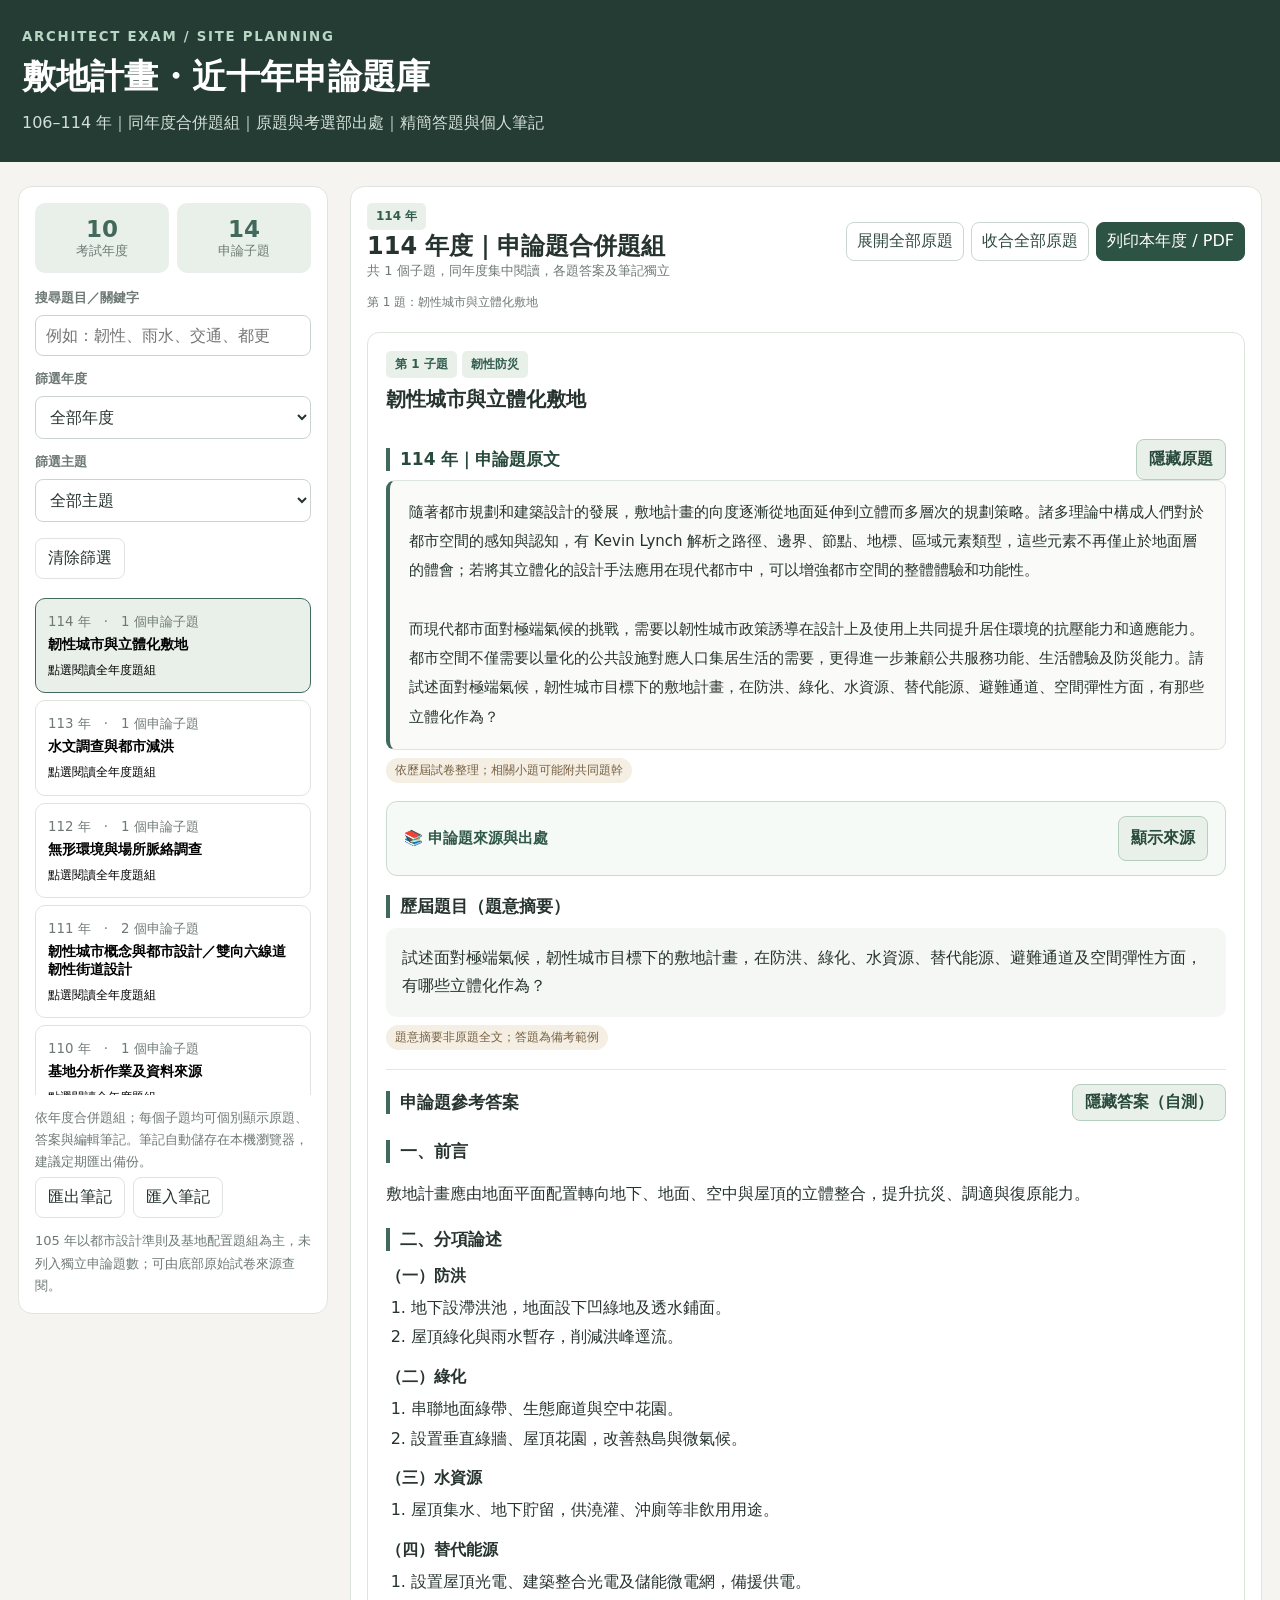
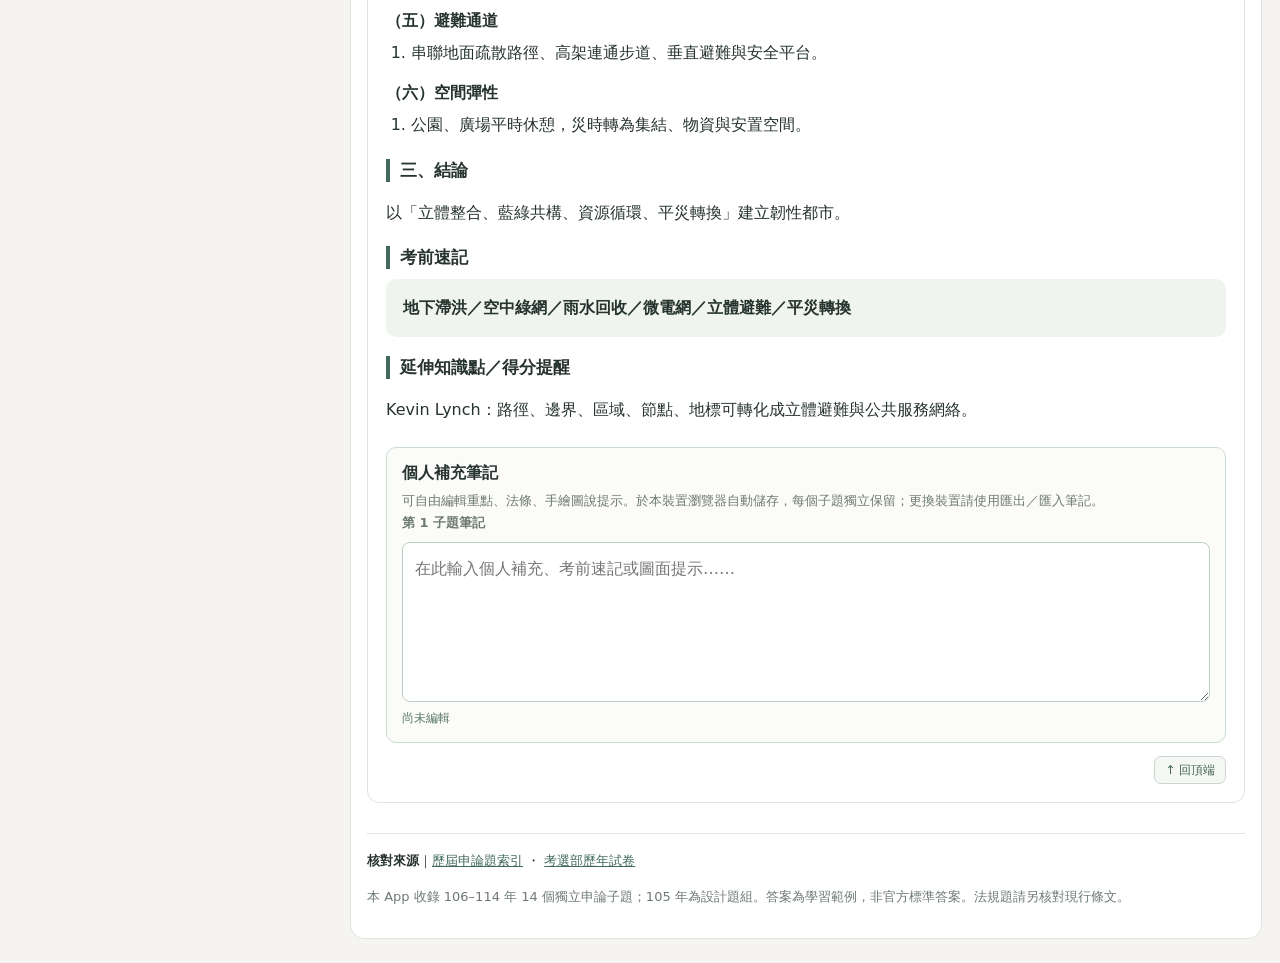
<file: index.html>
<!DOCTYPE html><html lang="zh-Hant"><head><meta charset="utf-8"><meta name="viewport" content="width=device-width,initial-scale=1"><title>敷地計畫｜近十年申論題庫</title><style>
:root{--bg:#f5f4f0;--ink:#26332e;--muted:#6e7974;--line:#dfe4de;--accent:#416a5c;--soft:#e9f0ea;--paper:#fff}*{box-sizing:border-box}body{margin:0;background:var(--bg);font-family:system-ui,-apple-system,'Noto Sans TC','Microsoft JhengHei',sans-serif;color:var(--ink)}header{padding:26px max(22px,calc((100vw - 1280px)/2));background:#253c34;color:#fff}header small{color:#b8d6c6;font-weight:700;letter-spacing:.13em}h1{font-size:clamp(24px,3vw,34px);margin:9px 0}header p{color:#d3e0d9;margin:0;line-height:1.7}.layout{max-width:1280px;margin:auto;padding:24px 18px;display:grid;grid-template-columns:310px minmax(0,1fr);gap:22px}.side,.main{min-width:0}.panel{background:#fff;border:1px solid var(--line);border-radius:14px;padding:16px}.sticky{position:sticky;top:12px}.stats{display:flex;gap:8px;margin-bottom:14px}.stat{flex:1;background:var(--soft);border-radius:10px;padding:13px;text-align:center}.stat b{font-size:23px;color:var(--accent)}.stat small{display:block;color:var(--muted)}input,select,button{font:inherit}input,select{width:100%;border:1px solid #cbd5cd;padding:10px;border-radius:8px;background:#fff;color:var(--ink);margin:8px 0 12px}label{font-size:13px;font-weight:700;color:var(--muted)}button{cursor:pointer}button:focus-visible,a:focus-visible{outline:3px solid #a3c8b9;outline-offset:2px}.filterActions{display:flex;gap:8px;margin:4px 0 12px}.filterActions button,.btn{border:1px solid var(--line);background:#fff;border-radius:8px;padding:9px 12px;color:var(--ink)}.items{max-height:56vh;overflow:auto}.item{display:block;text-align:left;width:100%;border:1px solid var(--line);border-radius:10px;background:#fff;margin:7px 0;padding:12px}.item.active{border-color:var(--accent);background:var(--soft)}.item b{display:block;font-size:14px;margin:5px 0}.item small{color:var(--muted)}.muted{color:var(--muted)}.topline{display:flex;align-items:flex-start;justify-content:space-between;gap:14px;flex-wrap:wrap}.chip{display:inline-block;background:var(--soft);padding:5px 9px;border-radius:5px;color:#315d4f;font-size:12px;font-weight:700}.title{font-size:clamp(23px,3vw,31px);margin:10px 0}.meta{color:var(--muted);font-size:13px}.actions{display:flex;flex-wrap:wrap;gap:7px}.actions button{border:1px solid #ccd7d0;border-radius:8px;background:#fff;color:#324b40;padding:8px 10px}.actions .primary{background:#2d5345;color:#fff;border-color:#2d5345}.block{margin-top:22px}.block h3{font-size:17px;margin:0 0 10px;padding-left:10px;border-left:4px solid var(--accent)}.block p,.block li{line-height:1.85}.block ol{margin:6px 0 15px;padding-left:25px}.subhead{font-weight:700;margin-top:15px}.question{padding:16px;background:#f5f7f4;border-radius:10px;line-height:1.8}.memo{padding:15px 17px;background:#f0f4ef;border-radius:10px;line-height:1.75}.source{border-top:1px solid var(--line);margin-top:25px;padding-top:16px;font-size:13px;line-height:1.75}.source a{color:var(--accent)}.hidden{display:none!important}.empty{padding:20px;color:var(--muted)}.hint{font-size:13px;color:var(--muted);line-height:1.7;margin-top:12px}.pill{display:inline-block;border-radius:20px;background:#f4eee3;color:#766042;font-size:12px;padding:4px 9px;margin-top:8px}@media(max-width:800px){.layout{grid-template-columns:1fr;padding:14px}.sticky{position:static}.items{display:flex;overflow:auto;max-height:none;gap:8px}.item{flex:0 0 170px}.panel{padding:14px}}@media print{header,.side,.actions,.source,.no-print{display:none!important}body{background:#fff}.layout{display:block;margin:0;padding:0}.panel{border:0;padding:0}.block{break-inside:avoid}.title{font-size:22px}}
.exam-full{white-space:pre-line;line-height:1.95;padding:17px 19px;background:#fafbf8;border:1px solid #dce6dd;border-left:4px solid #416a5c;border-radius:9px;font-size:15px}.original-question{margin-top:16px}.original-question h3{color:#284a3c;margin:0}.original-head{display:flex;justify-content:space-between;align-items:center;gap:14px;flex-wrap:wrap}.original-head button{background:#e9f0ea;border:1px solid #b6cebd;font-weight:750;color:#284a3c}.original-head button:hover{background:#d8e9dc}.official-link a{color:#275b4b;font-weight:700;text-decoration:underline;text-underline-offset:3px}.original-question .question{line-height:1.9}@media print{.exam-full{background:#fff!important;border:1px solid #bbb!important}.official-link{font-size:11px}}

.year-card{border-bottom:1px solid var(--line);padding-bottom:23px;margin-bottom:22px}.year-card:last-of-type{border-bottom:0}.year-heading{display:flex;align-items:center;justify-content:space-between;gap:10px;flex-wrap:wrap;margin-bottom:12px}.year-heading h2{font-size:24px;margin:0}.year-count{color:var(--muted);font-size:13px}.subquestion{margin:18px 0 30px;padding:18px;border:1px solid #dde5dc;border-radius:12px;background:#fff;scroll-margin-top:20px}.subquestion+.subquestion{border-top:3px solid #c9d9cc}.subquestion h3.question-title{font-size:20px;line-height:1.4;margin:7px 0}.subquestion .block{margin-top:19px}.note-editor{margin-top:22px;border:1px solid #cbdccf;border-radius:10px;padding:15px;background:#fbfcf9}.note-editor h3{font-size:16px;margin:0 0 6px}.note-editor textarea{width:100%;min-height:160px;resize:vertical;margin:10px 0 4px;padding:12px;border:1px solid #bdcfc1;border-radius:8px;background:#fff;color:var(--ink);font:inherit;line-height:1.75}.note-editor textarea:focus-visible{outline:2px solid #72a18c}.note-status{font-size:12px;color:#597768}.mini-topics{color:var(--muted);font-size:12px;line-height:1.8}.item .year-list{font-weight:400;font-size:12px;line-height:1.6}.sub-actions{margin:12px 0}.sub-actions button{border:1px solid #cbd5cd;background:#fff;border-radius:8px;padding:7px 10px}.sub-actions .primary{background:#2d5345;color:#fff}.print-heading{display:none}@media print{.subquestion{border:0;border-bottom:1px solid #aaa;break-inside:auto;padding:0 0 16px;margin:20px 0}.note-editor textarea{border:1px solid #aaa;min-height:80px}.note-editor{break-inside:avoid}.print-heading{display:block}.original-question .hidden,#answer.hidden{display:block!important}}

.source-toggle-head,.answer-head{display:flex;align-items:center;justify-content:space-between;gap:12px;flex-wrap:wrap}.source-toggle-head .source-title,.answer-head h3{margin:0}.source-toggle-head .btn,.answer-head .btn{border:1px solid #b6cebd;background:#e9f0ea;color:#284a3c;font-weight:700;border-radius:8px;padding:7px 12px;white-space:nowrap}.answer-section{border-top:1px solid #e2e8e0;padding-top:14px}.answer-section>.block{margin-top:14px}.backtop-wrap{text-align:right;margin-top:13px}.backtop-btn{font-size:12px;line-height:1.2;padding:6px 10px;border:1px solid #cbd5cd;background:#f4f7f3;color:#426554;border-radius:7px}.backtop-btn:hover{background:#e9f0ea}@media print{.source-per-question .hidden,.answer-section .hidden{display:block!important}}
</style><meta name="viewport" content="width=device-width, initial-scale=1, viewport-fit=cover"><meta name="theme-color" content="#253c34"><meta name="description" content="建築師敷地計畫與都市設計歷屆申論題，考場答題、題目來源及個人筆記。"><link rel="manifest" href="./manifest.webmanifest"><link rel="icon" type="image/png" sizes="192x192" href="./icon-192.png"><link rel="apple-touch-icon" href="./apple-touch-icon.png"><meta name="apple-mobile-web-app-capable" content="yes"><meta name="apple-mobile-web-app-status-bar-style" content="default"><meta name="apple-mobile-web-app-title" content="敷地計畫題庫"><style>
.source-per-question{border:1px solid #cbdad1;background:#f5faf6;border-radius:11px;padding:14px 17px;margin:18px 0;line-height:1.8}.source-title{font-size:15px;font-weight:800;color:#315949;margin-bottom:6px}.source-meta{font-size:13px;color:#43544d;margin:5px 0}.source-official{display:inline-block;margin:10px 0 0;color:#215947;text-underline-offset:3px;font-weight:750}.offline-note{color:#718279}.install-guide{max-width:1280px;margin:14px auto 0;padding:0 18px}.install-guide>button{display:flex;justify-content:space-between;width:100%;background:#eaf2ed;color:#294f40;border:1px solid #bbd0c1;border-radius:10px;padding:12px 16px;text-align:left;font-weight:750}.install-guide>div{background:#fff;border:1px solid #cddfd1;border-top:0;border-radius:0 0 10px 10px;padding:12px 16px;line-height:1.8}.install-guide p{margin:6px 0}.install-guide .small{color:#738078;font-size:13px}@media(max-width:800px){header{padding:22px 16px}.install-guide{padding:0 14px}input,button,select,textarea{font-size:16px}.note-editor textarea{min-height:190px}}@media print{.install-guide{display:none}.source-per-question{break-inside:avoid}}
</style></head><body><header><small>ARCHITECT EXAM / SITE PLANNING</small><h1>敷地計畫・近十年申論題庫</h1><p>106–114 年｜同年度合併題組｜原題與考選部出處｜精簡答題與個人筆記</p></header><div class="layout"><aside class="side"><div class="panel sticky"><div class="stats"><div class="stat"><b>10</b><small>考試年度</small></div><div class="stat"><b>14</b><small>申論子題</small></div></div><label for="search">搜尋題目／關鍵字</label><input id="search" type="search" placeholder="例如：韌性、雨水、交通、都更"><label for="year">篩選年度</label><select id="year"><option value="all">全部年度</option></select><label for="topic">篩選主題</label><select id="topic"><option value="all">全部主題</option></select><div class="filterActions"><button id="reset">清除篩選</button></div><div id="items" class="items"></div><div class="hint">依年度合併題組；每個子題均可個別顯示原題、答案與編輯筆記。筆記自動儲存在本機瀏覽器，建議定期匯出備份。</div><div class="filterActions"><button id="exportNotes">匯出筆記</button><button id="importNotes">匯入筆記</button><input type="file" id="notesFile" accept="application/json,.json" style="display:none"></div><div class="hint">105 年以都市設計準則及基地配置題組為主，未列入獨立申論題數；可由底部原始試卷來源查閱。</div></div></aside><main class="main"><div class="panel" id="detail"></div></main></div><script>
const DATA=[{"id": "114-1", "year": 114, "title": "韌性城市與立體化敷地", "topic": "韌性防災", "question": "試述面對極端氣候，韌性城市目標下的敷地計畫，在防洪、綠化、水資源、替代能源、避難通道及空間彈性方面，有哪些立體化作為？", "intro": "敷地計畫應由地面平面配置轉向地下、地面、空中與屋頂的立體整合，提升抗災、調適與復原能力。", "sections": [{"title": "防洪", "items": ["地下設滯洪池，地面設下凹綠地及透水鋪面。", "屋頂綠化與雨水暫存，削減洪峰逕流。"]}, {"title": "綠化", "items": ["串聯地面綠帶、生態廊道與空中花園。", "設置垂直綠牆、屋頂花園，改善熱島與微氣候。"]}, {"title": "水資源", "items": ["屋頂集水、地下貯留，供澆灌、沖廁等非飲用用途。"]}, {"title": "替代能源", "items": ["設置屋頂光電、建築整合光電及儲能微電網，備援供電。"]}, {"title": "避難通道", "items": ["串聯地面疏散路徑、高架連通步道、垂直避難與安全平台。"]}, {"title": "空間彈性", "items": ["公園、廣場平時休憩，災時轉為集結、物資與安置空間。"]}], "conclusion": "以「立體整合、藍綠共構、資源循環、平災轉換」建立韌性都市。", "keywords": "地下滯洪／空中綠網／雨水回收／微電網／立體避難／平災轉換", "notes": "Kevin Lynch：路徑、邊界、區域、節點、地標可轉化成立體避難與公共服務網絡。"}, {"id": "113-1", "year": 113, "title": "水文調查與都市減洪", "topic": "水文防洪", "question": "敷地計畫應做哪些基地水文調查？當都市排水系統無法即時擴充時，都市設計及敷地計畫分別有哪些減緩水患的方案？", "intro": "極端降雨使排水系統面臨超量負荷，應由快速排水轉向源頭減量、分散滯洪、逕流分擔。", "sections": [{"title": "基地水文調查", "items": ["降雨強度、頻率、延時及歷史極端雨量。", "地形高程、坡度、集水區及地表逕流路徑。", "河川水系、淹水紀錄與排水出口水位。", "地下水位、土壤滲透係數與土地不透水率。", "既有雨水下水道容量、排水瓶頸與下游承受能力。"]}, {"title": "都市設計層面", "items": ["以土地使用管制保留滯洪與蓄水空間。", "串聯河川、公園、濕地及綠帶形成藍綠網絡。", "規劃防洪公園、下凹廣場、道路植生滯留與逕流分擔。"]}, {"title": "敷地計畫層面", "items": ["設置透水鋪面、雨水花園、綠屋頂與地下滯洪池。", "透過雨水回收、出流管制與基地保水降低尖峰排放。", "抬高重要出入口與機電設備，設防水閘門防止倒灌。"]}], "conclusion": "透過流域整合、都市滯洪與基地保水，提升都市防洪韌性。", "keywords": "雨量／地形／水系／地下水／排水容量；藍綠網絡／LID／出流管制", "notes": "區分「都市設計＝區域公共系統」與「敷地計畫＝單一基地設施」。出流管制與逕流分擔並非同義。"}, {"id": "112-1", "year": 112, "title": "無形環境與場所脈絡調查", "topic": "基地調查", "question": "面對具有歷史、社會、文化與記憶特色的基地，應調查哪些項目？採用哪些分析方法？由哪些管道取得資訊？", "intro": "基地分析除量化自然環境資料外，尚應納入地方記憶與社會文化等非量化涵構，才能形成具場所精神的設計。", "sections": [{"title": "調查項目", "items": ["歷史沿革、古蹟遺址、舊街廓與文化地景。", "地方產業、生活習俗、宗教節慶及集體記憶。", "社群網絡、居民活動、空間認同及地方故事。"]}, {"title": "分析方法", "items": ["歷史地圖疊圖，辨識都市紋理與空間變遷。", "實地踏查、行為觀察、認知地圖與活動時段分析。", "訪談居民、利害關係人，歸納場所價值。"]}, {"title": "資料來源", "items": ["地方志、文獻、老照片及歷史航照。", "文化資產資料庫、都市計畫書圖、地籍與政府檔案。", "地方文史工作者、耆老訪談及社區參與。"]}], "conclusion": "以質性、量化資料交互驗證，將地方記憶轉化為公共空間與建築設計策略。", "keywords": "歷史／文化／記憶；疊圖／訪談／行為觀察；文獻／居民／政府圖資", "notes": "對應「調查項目—分析方法—資訊來源」三欄作答。勿只寫氣候、坡度等一般基地條件。"}, {"id": "111-1", "year": 111, "title": "韌性城市概念與都市設計", "topic": "韌性防災", "question": "說明對「韌性城市」的認知，以及都市設計層面的關鍵思考要素。", "intro": "韌性城市指都市面對災害或衝擊時具備抵抗、吸收、適應與快速恢復基本功能的能力。", "sections": [{"title": "防災調適", "items": ["依災害潛勢調整土地利用，保留河川行水與滯洪空間。", "建構藍綠網絡、透水開放空間與氣候調適設施。"]}, {"title": "系統備援", "items": ["避難道路、緊急交通及公共設施具有替代路徑。", "水、電、通訊及醫療服務採分散與備援設計。"]}, {"title": "社會韌性", "items": ["社區避難據點結合日常公共生活。", "強化高齡、兒童及行動不便者之可近性與互助機制。"]}, {"title": "彈性復原", "items": ["公共空間平災多目標使用，重要設施易於修復與重啟。"]}], "conclusion": "都市設計應整合環境、設施與社會網絡，使城市從單一抗災轉向全面調適。", "keywords": "抵抗／吸收／適應／復原；藍綠網絡／備援／平災轉換", "notes": "注意韌性不只是防洪，還包括熱浪、能源、交通、社區治理及弱勢可及性。"}, {"id": "111-2", "year": 111, "title": "雙向六線道韌性街道設計", "topic": "交通街道", "question": "依臺灣本土氣候，設計新開發都市環境的雙向六線道主要道路，導入城市韌性與友善使用者的概念，並以圖文說明。", "intro": "主要道路除交通運輸外，亦承擔綠帶、防洪、步行及緊急救援等公共服務，應落實完整街道。", "sections": [{"title": "斷面配置", "items": ["雙向六車道兼顧公車停靠、路口轉向與救災通行。", "配置連續人行道、無障礙通路及安全自行車空間。"]}, {"title": "氣候調適", "items": ["道路兩側植栽遮蔭、透水鋪面與雨水花園。", "植生滯留帶及道路側溝共同分擔暴雨逕流。"]}, {"title": "交通安全", "items": ["人車分流、庇護島、縮短穿越距離、減速設計。", "無障礙路口與清晰導引提升各年齡使用安全。"]}, {"title": "防災備援", "items": ["保留緊急車輛動線與地下管線維修空間。", "避免樹根、管線、排水與無障礙設施互相衝突。"]}], "conclusion": "以人本、綠色、可達與防災兼具之完整街道，提升都市公共空間品質。", "keywords": "完整街道／遮蔭／雨水花園／庇護島／無障礙／救災通行", "notes": "考場搭配道路橫斷面；車道及人行空間寬度應依題示條件與適用規範配置，勿硬背單一固定斷面。"}, {"id": "110-1", "year": 110, "title": "基地分析作業及資料來源", "topic": "基地調查", "question": "列舉敷地計畫程序中的基地分析作業項目及各項資料取得方式或來源，並舉例如何由分析轉化為設計。", "intro": "敷地計畫應先調查自然、人文、交通、法規與設施條件，再將基地限制及潛力轉化為設計策略。", "sections": [{"title": "自然環境", "items": ["地形坡度、地質土壤：地形測量、地質鑽探。", "日照風向、降雨水文：氣象資料、現地觀測。", "植栽生態、景觀：樹籍調查、生態踏查。"]}, {"title": "人為環境", "items": ["都市計畫與建築法規：計畫書圖、主管機關資料。", "交通運輸與人流：交通調查、現地計數。", "歷史文化及鄰里活動：文獻、訪談、行為觀察。"]}, {"title": "基礎設施與風險", "items": ["排水、供水、供電、管線與公共設施：機關圖資、現勘。", "淹水、坡災、噪音：災害潛勢圖及現地量測。"]}, {"title": "設計轉化", "items": ["例如西曬面設遮陽、迎風面留通風廊道。", "例如保留老樹為公共節點，低窪地設滯洪綠地。"]}], "conclusion": "以「調查→分析→綜合判讀→設計回應」建立可追溯的基地配置邏輯。", "keywords": "地形／氣候／水文／交通／法規／管線；調查→設計", "notes": "題目要求個人經驗，考試可補一個實際操作過的基地案例，勿虛構自稱經驗。"}, {"id": "109-1", "year": 109, "title": "都市更新條例及空間影響", "topic": "都市更新", "question": "說明都市更新條例的立法意旨、重要內容，以及敷地計畫與都市設計應注意的重點和環境影響。", "intro": "都市更新著重老舊街區再生、土地合理利用、公共安全與居住環境改善，應以街廓整體觀點檢討。", "sections": [{"title": "立法目的與制度", "items": ["改善建築及公共安全、提升公共設施與環境品質。", "依都市更新相關制度辦理劃定、事業計畫、權利安排及實施。"]}, {"title": "都市設計重點", "items": ["整合街廓土地利用、交通、步行與開放空間。", "評估日照、風廊、天際線、停車、消防救災及鄰里衝擊。"]}, {"title": "環境與社會影響", "items": ["改善基盤及街區機能，但應防止量體過度集中。", "重視居民參與、安置、公平分配與地方文化保存。"]}], "conclusion": "都市更新不僅是建築改建，亦需兼顧公共利益、都市紋理及社會公平。", "keywords": "街廓整合／公共利益／權利安排／交通開放空間／居民參與", "notes": "考題所提修法日期屬出題當年背景；實務法條應另核對現行版本。"}, {"id": "109-2", "year": 109, "title": "危老重建條例及空間影響", "topic": "都市更新", "question": "說明危老重建條例立法意旨、主要內容，以及敷地計畫與都市設計上須注意的重點和環境影響。", "intro": "危老重建以加速危險與老舊建築改善為核心，重視建築安全與重建效率。", "sections": [{"title": "制度目的", "items": ["針對符合資格之危險及老舊建築推動重建，改善耐震與居住安全。", "透過重建計畫及相關獎勵誘因提高更新可行性。"]}, {"title": "基地規劃", "items": ["檢討臨路、消防救災、無障礙出入及施工影響。", "配置採光通風、停車與綠化，提高基地環境品質。"]}, {"title": "街區影響", "items": ["個別基地重建需兼顧鄰棟日照、街道界面及都市景觀。", "避免各基地零碎更新造成公共設施與街區整合不足。"]}], "conclusion": "危老重建應在加速建築安全提升的同時，兼顧基地與鄰里整體品質。", "keywords": "危險老舊／耐震安全／重建計畫／個別基地／鄰里衝擊", "notes": "危老適用條件、獎勵、程序與期限可能修正，勿將舊考題敘述視為現行法。"}, {"id": "109-3", "year": 109, "title": "都市更新與危老重建比較", "topic": "都市更新", "question": "比較都市更新條例與都市危險及老舊建築物加速重建條例的相同點與差異。", "intro": "兩制度均以改善老舊建築及居住安全為方向，但治理尺度、適用條件與推動方式不同。", "sections": [{"title": "共同點", "items": ["改善建築安全、促進老舊建物重建，可能設有獎勵措施。", "均需遵守建築、消防、都市計畫等適用規範。"]}, {"title": "都市更新特性", "items": ["可由街廓及都市再生角度整合土地、公共設施、權利與環境改善。", "制度涉及更新單元、都市更新事業及相關權利處理程序。"]}, {"title": "危老重建特性", "items": ["主要針對符合規定之危險或老舊建築，促進較快速重建。", "一般以個別基地重建為主，對整體街廓改善能力相對有限。"]}], "conclusion": "應依基地規模、產權整合、公共利益及法定條件選擇適當制度。", "keywords": "都更＝整體街廓；危老＝個別基地；共同＝安全重建", "notes": "比較時補充不同意比例、權利變換與容積獎勵條件，須以當時適用法令為準。"}, {"id": "108-1", "year": 108, "title": "鐵路高架化與車站公共空間", "topic": "交通街道", "question": "依 Kevin Lynch 敷地計畫的動態空間觀與都市公共性，分析鐵路高架化後前後站的新可能與限制，提出站前廣場新空間構想。", "intro": "鐵路高架化可解除地面交通阻隔，亦可能產生橋下陰暗、噪音與人流重組等課題，應以公共性重塑站區。", "sections": [{"title": "機會與限制", "items": ["拆除平交道阻隔，縫合前後站街區與慢行網絡。", "橋下空間可成綠廊、活動場所，但須處理噪音、採光與安全。"]}, {"title": "交通轉乘", "items": ["整合鐵路、公車、步行、自行車與接送系統。", "站前廣場人車分流，保留清晰步行主軸及無障礙轉乘。"]}, {"title": "公共空間", "items": ["以廣場、線性公園、商業活動與社區服務激活橋下空間。", "導入遮蔭、透水、雨水管理及夜間照明。"]}, {"title": "分期與治理", "items": ["評估施工轉換期動線、周邊產業與舊站歷史記憶。", "建立跨機關整合與分期使用機制。"]}], "conclusion": "從車站單體設計轉為都市縫合與公共空間重構，實現「設計都市而非僅設計建築」。", "keywords": "前後站縫合／TOD／人車分流／橋下活化／公共性", "notes": "建議畫「高架前／高架後」兩張對比分析圖，加一張站前人流與開放空間構想圖。"}, {"id": "107-1", "year": 107, "title": "都市廣場類型與形成變遷", "topic": "公共空間", "question": "說明都市或城鄉廣場定義及種類，並以臺灣一處廣場為例，說明形成、變遷、周邊互動、活動與空間型態。", "intro": "廣場為開放、可停留與交流的公共空間，是都市活動與集體記憶的重要節點。", "sections": [{"title": "定義與類型", "items": ["按功能分：市民、交通、商業、文化、宗教及紀念廣場。", "按型態分：街角、街廓內、建築前埕及交通節點廣場。"]}, {"title": "形成與變遷", "items": ["從土地使用、道路開闢、歷史事件及建築發展說明形成原因。", "比較不同时期活動與空間功能的轉變。"]}, {"title": "場域關係", "items": ["分析周邊建築界面、出入口、人流、視線及活動時段。", "辨識廣場的核心、邊界、開口、遮蔭與停留設施。"]}], "conclusion": "廣場品質應由公共性、可達性、使用彈性與地方認同綜合判斷。", "keywords": "類型／歷史變遷／周邊界面／活動時間／視線", "notes": "題目指定自行舉例：宜選自己熟悉且可畫出平面關係的臺灣廣場。"}, {"id": "107-2", "year": 107, "title": "廣場配置剖面與成功條件", "topic": "公共空間", "question": "就前題選定廣場繪製配置與剖面示意，表達空間構成、型態與尺度，並說明成功因素及未來期待。", "intro": "公共廣場設計應回應人的活動與感知尺度，透過平剖面綜合呈現場所品質。", "sections": [{"title": "平面配置", "items": ["標出建築界面、主要出入口、步行動線及活動分區。", "配置植栽遮蔭、座椅、無障礙通道與活動留白。"]}, {"title": "剖面尺度", "items": ["表達建築與廣場高寬比例、遮蔭、視線及高差處理。", "說明人尺度、停留感與邊界的開放程度。"]}, {"title": "成功條件", "items": ["可達、安全、舒適、具辨識性且可支援多樣活動。", "兼顧維護管理、夜間使用及不同族群可及性。"]}, {"title": "改善方向", "items": ["增加遮蔭、透水、彈性活動及行人優先空間。"]}], "conclusion": "以平剖面呼應日常活動、場所精神與公共空間可持續經營。", "keywords": "配置／剖面／尺度／遮蔭／公共性／管理", "notes": "此題為圖文申論，實際作答須畫平面及剖面，單用文字不足。"}, {"id": "106-1", "year": 106, "title": "都市微氣候與改善對策", "topic": "微氣候", "question": "說明都市微氣候形成原因、忽略資料分析的環境負面影響，以及都市設計改善對策。", "intro": "都市量體、鋪面、交通排熱及自然條件交互作用，形成日照、風、溫濕度的局部微氣候。", "sections": [{"title": "形成原因", "items": ["建築密度與街谷比例、風向阻擋及通風不良。", "硬鋪面蓄熱、植栽不足、交通及空調廢熱。"]}, {"title": "負面影響", "items": ["熱島與人體熱不適、能源消耗增加。", "污染累積、日照遮蔽、強風亂流及戶外活動品質降低。"]}, {"title": "都市設計對策", "items": ["保留通風廊道，控制量體排列與建築退縮。", "增加喬木遮蔭、立體綠化與高反射或透水鋪面。", "適度設計街道高寬比、開放空間、水綠設施與遮陽。"]}], "conclusion": "應以現地量測與模擬回饋都市配置，達到舒適、節能及氣候調適。", "keywords": "街谷／熱島／風廊／遮蔭／透水／排熱", "notes": "可畫街道剖面比較日照遮蔭、通風廊道與綠化效果。"}, {"id": "106-2", "year": 106, "title": "歷史文化都市空間保存", "topic": "文化保存", "question": "說明如何透過都市設計保存具歷史文化價值的空間形式及舊有都市記憶。", "intro": "歷史都市之保存應兼顧物質環境、生活文化與場所記憶，避免只留單棟建築而失去整體脈絡。", "sections": [{"title": "文化資源盤點", "items": ["調查古蹟、歷史建築、街廓紋理、道路尺度與文化地景。", "保存傳統產業、廟埕活動與集體記憶。"]}, {"title": "空間保存策略", "items": ["訂定都市設計準則，控制量體、高度、立面與視覺廊道。", "維持舊街巷尺度、歷史軸線及重要地標節點。"]}, {"title": "活化與參與", "items": ["採適應性再利用，導入文化展演、社區服務與地方產業。", "結合居民參與、維護管理與分期更新。"]}], "conclusion": "透過「保存＋活化＋參與」保留城市識別與歷史連續性。", "keywords": "歷史紋理／視覺廊道／場所記憶／適應性再利用／居民參與", "notes": "文化資產法定保存與一般都市設計引導的制度不同，答題可分層說明。"}];
const sources={index:'https://architectroad.com/past-papers/site-planning/',essays:'https://www.shuati.tw/topics/professional_senior_essay/%5B%E5%BB%BA%E7%AF%89%E5%B8%AB%5D%20%E6%95%B7%E5%9C%B0%E8%A8%88%E7%95%AB%E8%88%87%E9%83%BD%E5%B8%82%E8%A8%AD%E8%A8%88/%E9%83%BD%E5%B8%82%E8%A8%AD%E8%A8%88%E8%88%87%E6%95%B7%E5%9C%B0%E8%A8%88%E7%95%AB'};
const $=id=>document.getElementById(id);const esc=s=>String(s).replace(/[&<>"']/g,c=>({'&':'&amp;','<':'&lt;','>':'&gt;','"':'&quot;',"'":'&#39;'}[c]));
let selectedYear=114;const showAnswers={};const showOriginals={};const showSources={};const NOTE_KEY='site-planning-notes-v1';let noteStore={};
try{const x=JSON.parse(localStorage.getItem(NOTE_KEY)||'{}');if(x&&typeof x==='object'&&!Array.isArray(x))noteStore=x}catch(e){}
for(let y=114;y>=105;y--) $('year').insertAdjacentHTML('beforeend',`<option value="${y}">${y} 年</option>`);
[...new Set(DATA.map(a=>a.topic))].sort().forEach(x=>$('topic').insertAdjacentHTML('beforeend',`<option>${esc(x)}</option>`));
function filtered(){let q=$('search').value.trim().toLowerCase();return DATA.filter(x=>($('year').value==='all'||String(x.year)===$('year').value)&&($('topic').value==='all'||x.topic===$('topic').value)&&(!q||[x.year,x.title,x.topic,x.question,x.keywords,x.notes,originalText(x)].join(' ').toLowerCase().includes(q)))}
function renderList(){const matched=filtered(),years=[...new Set(matched.map(x=>x.year))].sort((a,b)=>b-a);$('items').innerHTML=years.length?years.map(y=>{const group=DATA.filter(x=>x.year===y),hits=matched.filter(x=>x.year===y);return `<button class="item ${selectedYear===y?'active':''}" data-year="${y}"><small>${y} 年　·　${group.length} 個申論子題</small><b>${esc(group.map(x=>x.title).join('／'))}</b><span class="year-list">${hits.length!==group.length?`符合篩選 ${hits.length} 題 · `:''}點選閱讀全年度題組</span></button>`}).join(''):'<div class="empty">無符合題目。105 年主要為設計題組，未收錄獨立申論題。</div>';if(years.length&&!years.includes(selectedYear))selectedYear=years[0];document.querySelectorAll('[data-year]').forEach(b=>b.onclick=()=>{selectedYear=Number(b.dataset.year);render()});renderDetail()}
const EXAM_ORIGINAL_BY_ID={
 "112-1": "進行基地分析時，首先都會針對該基地的相關因素進行分析，例如對於氣候、地質與土壤、水文、植物、動物、土地使用、交通、噪音、景觀調查、環境污染、土地適宜性等項目的調查與分析。這些項目均為了解基地現況與特性的重要且基本的項目，而且相關的調查分析結果，均可以量化的數據來呈現，獲得科學且客觀的資訊。\n\n相對地，由於一塊基地尚有許多非屬視覺的或非屬可被量化的因素，特別是位處於擁有長久歷史之都市內的基地，或曾經發生過重要事件的基地等。這些基地都擁有許多社會、歷史、文化、記憶或其他相關因素的特色，可作為進行都市設計或建築設計時的重要依據，也因此進行基地分析時如何了解並發掘出這些特色，應是非常重要的工作。\n\n請詳述面對這類型的基地時，基地調查與分析的項目、分析的方法及可從那些管道獲得相關資訊等課題。",
 "111-1": "人類居住環境的惡化與其改善對策的思考，一直為全球持續性關注的焦點議題。近年來，我們也見證了不少由於氣候變遷與環境大幅變動，所誘發或加劇影響的災害事件，驗證了極端氣候對於人類居住環境所造成之衝擊，無論頻率或強度，正日趨加重。\n\n（一）請陳述你對於「韌性城市」此概念之認知，並提出於都市設計層面上，其關鍵的思考要素。",
 "111-2": "人類居住環境的惡化與其改善對策的思考，一直為全球持續性關注的焦點議題。近年來，我們也見證了不少由於氣候變遷與環境大幅變動，所誘發或加劇影響的災害事件，驗證了極端氣候對於人類居住環境所造成之衝擊，無論頻率或強度，正日趨加重。\n\n（二）在作為都市最重要公共開放空間的街道，是承擔城市人員貨物流通的主要動脈，請針對本土氣候條件，位於新開發都市環境中，設計一條雙向六線道的主要道路，除須具備城市通道良好設計品質外，必須導入提昇城市韌性、友善使用者等構想，並請以圖文方式說明其概念。",
 "110-1": "不論在高密度居住的都市中，或者在遼闊的山野間，建築師都必須汲取環境所給予的條件，轉換成為建築物設計的養分。\n\n所以，當建築師面對一塊陌生的基地時，如何理解基地的各種面向，以作為進入建築設計前的準備，是非常重要的程序。請列舉出敷地計畫程序中的分析作業項目，並以你的過去工作經驗，儘可能地描述各項作業的資料取得方式或來源。\n\n除此之外，你可以用你曾經經手過的工作為例，使用各種圖文來說明，上述的分析項目，如何成功地引導出獨特且令人振奮的設計方向。",
 "109-1": "（一）民國87年11月11日公布「都市更新條例」，並於108年1月30日做最新修正，請說明該條例立法意旨、重要內容及在敷地計畫與都市設計上應注意之重點和對環境的影響。",
 "109-2": "（二）民國106年5月10日公布「都市危險及老舊建築物加速重建條例」，並於109年5月6日做最新修正，請說明該條例立法意旨、重要內容及在敷地計畫與都市設計上應注意之重點和對環境的影響。",
 "109-3": "（三）請說明上述二法令之間的相同性與差異性。\n\n【前題所述法令背景，補充供理解】\n（一）民國87年11月11日公布「都市更新條例」，並於108年1月30日做最新修正。\n（二）民國106年5月10日公布「都市危險及老舊建築物加速重建條例」，並於109年5月6日做最新修正。",
 "108-1": "傳統「敷地計畫」指向技術性處理與安排營造行為，以與基地所在的自然或人為環境建立適切關係。但凱文‧林區（Kevin Lynch）在其《敷地計畫第三版》（Site Planning, 3rd edition）一書，從許多敷地計畫的典型案例檢討分析中提出敷地計畫的工作還必須要針對引入新行為模式或置入一定規模空間量體後，對現況的使用者行為、環境後續效應等之分析，新的空間計畫（programming）也因此必須一併地被檢討與修正；亦即，林區提醒專業者不應把業主委託或預擬之空間計畫內容視為既定條件，只技術性地操作處理與既有環境的關係，反而是應該將業主預擬的空間計畫放回基地環境中仔細檢討，並由其中修正或更細緻地定義原先預擬的空間計畫。而1970年代後「都市設計」強調「設計都市，而不是設計建築物」的新思考角度，則是進一步在形式的美學之外另外拉開了都市開放空間「公共性」面向的檢討，並意圖連結到都市的再發展策略，從公共福祉的角度執行都市空間的改造。\n\n請就上述之思考角度，針對目前許多中型都市陸續將啟動的鐵路高架計畫中，最為關鍵的高架火車站與站前廣場改善計畫，假設擬參加縣市政府舉辦兩階段公開競圖「空間構想提案」的設計團隊，請就你曾經使用過的火車前後站環境的一般性特質做為基地條件，以圖示輔助文字說明的方式，說明如何分析火車站高架化處理後，對站前站後將帶來的新可能性與限制，並申論配合站體高架後之新空間構想所應考量的各個面向。",
 "107-1": "（一）說明你對都市或城鄉廣場的定義及種類？描繪一處臺灣都市或城鄉的廣場，說明其廣場空間形成的原因及變遷、廣場與周遭涵構的互動、不同時間活動與空間關係、空間型態與視野。",
 "107-2": "（二）繪製這個廣場的配置示意圖、剖面示意圖，表達空間構成、空間型態與尺度，並說明廣場成功的因素及未來的期待。\n\n【前題所指定的廣場，補充供理解】\n（一）說明你對都市或城鄉廣場的定義及種類？描繪一處臺灣都市或城鄉的廣場，說明其廣場空間形成的原因及變遷、廣場與周遭涵構的互動、不同時間活動與空間關係、空間型態與視野。",
 "106-1": "（一）請說明都市中「微氣候」形成之主要原因？在敷地與都市的規劃設計上，若忽視微氣候資料的蒐集與分析，對實質環境可能造成那些負面的影響？請就都市設計的層面，闡述降低負面影響的各項對策。",
 "106-2": "（二）一個具有歷史文化價值的都市需要被妥善的關注與保護，請說明如何透過都市設計的手法，來保存珍貴且具有文化內涵之空間形式及舊有都市記憶。"
};
const EXAM_ORIGINALS={
114:`隨著都市規劃和建築設計的發展，敷地計畫的向度逐漸從地面延伸到立體而多層次的規劃策略。諸多理論中構成人們對於都市空間的感知與認知，有 Kevin Lynch 解析之路徑、邊界、節點、地標、區域元素類型，這些元素不再僅止於地面層的體會；若將其立體化的設計手法應用在現代都市中，可以增強都市空間的整體體驗和功能性。

而現代都市面對極端氣候的挑戰，需要以韌性城市政策誘導在設計上及使用上共同提升居住環境的抗壓能力和適應能力。都市空間不僅需要以量化的公共設施對應人口集居生活的需要，更得進一步兼顧公共服務功能、生活體驗及防災能力。請試述面對極端氣候，韌性城市目標下的敷地計畫，在防洪、綠化、水資源、替代能源、避難通道、空間彈性方面，有那些立體化作為？`,
113:`隨著全球極端氣候的惡化，對都市城鄉地區也產生了諸多規模更為嚴峻的災害；極端氣候的受災範圍更為擴大，水患也最為居民所苦。其中降雨集中、排水不及、致生社區水災，對居民造成直接的生命財產損失。請問在建築開發進行敷地計畫時，應作那些基地環境的「水文調查」？並試問在都市排水系統未能規劃擴充，或系統改建耗費時日狀況之下，在都市設計及敷地計畫層面，分別有那些可行的方案，有助於減緩城鄉水患的風險？`
};
const EXAM_PDFS={114:'114180',113:'113190',112:'112190',111:'111180',110:'110180',109:'109180',108:'108180',107:'107180',106:'106180'};
function pdfLink(year){const code=EXAM_PDFS[year];return code?`https://wwwq.moex.gov.tw/exam/wHandExamQandA_File.ashx?c=801&code=${code}&q=1&s=0105&t=Q`:null}
function originalText(x){return EXAM_ORIGINAL_BY_ID[x.id] || EXAM_ORIGINALS[x.year] || '';}
function examFullBlock(x){const full=originalText(x),expanded=showOriginals[x.id]!==false;return `<section class="block original-question"><div class="original-head"><h3>${x.year} 年｜申論題原文</h3><button class="btn no-print" data-original="${x.id}" aria-expanded="${expanded}">${expanded?'隱藏原題':'顯示原題全文'}</button></div><div class="${expanded?'':'hidden'}" data-original-body="${x.id}">${full?`<div class="exam-full">${esc(full)}</div><div class="pill">依歷屆試卷整理；相關小題可能附共同題幹</div>`:'<p>尚未收錄原題全文</p>'}</div></section>`}
function answerText(x){return `${x.year}年｜${x.title}\n原題全文：\n${originalText(x)}\n\n一、前言\n${x.intro}\n\n二、分項論述\n${x.sections.map((s,i)=>`（${i+1}）${s.title}\n${s.items.map((v,j)=>`${j+1}. ${v}`).join('\n')}`).join('\n\n')}\n\n三、結論\n${x.conclusion}\n\n考前速記：${x.keywords}\n延伸知識：${x.notes}\n個人筆記：${noteStore[x.id]||''}`.replaceAll('\\n','\n')}
const EXAM_SUBNUM={'109-1':'（一）','109-2':'（二）','109-3':'（三）','111-1':'（一）','111-2':'（二）','107-1':'（一）','107-2':'（二）','106-1':'（一）','106-2':'（二）'};
function examSourceBlock(x){const sub=EXAM_SUBNUM[x.id]||'',official=pdfLink(x.year),expanded=!!showSources[x.id];return `<section class="source-per-question"><div class="source-toggle-head"><div class="source-title">📚 申論題來源與出處</div><button class="btn no-print" data-source="${x.id}" aria-expanded="${expanded}">${expanded?'隱藏出處':'顯示來源'}</button></div><div class="${expanded?'':'hidden'}" data-source-body="${x.id}"><div class="source-meta"><b>出題機關：</b>考選部　　<b>考試：</b>民國 ${x.year} 年專門職業及技術人員高等考試（建築師）</div><div class="source-meta"><b>科目：</b>敷地計畫與都市設計　　<b>試卷代號：</b>80150　　<b>題號：</b>申論題第一題${sub}</div><div class="source-meta">原始題目以考選部試卷為準；本 App 之答題內容為自行編寫的考前複習參考，非官方標準答案。</div><a href="${official}" target="_blank" rel="noopener noreferrer" class="source-official">查看考選部 ${x.year} 年官方試題 PDF ↗</a><div class="source-meta offline-note">官方連結需要網路；題庫原文與答題可離線閱讀。</div></div></section>`}
function renderQuestion(x,index){const section=x.sections.map((s,i)=>`<div class="subhead">（${['一','二','三','四','五','六','七','八'][i]}）${esc(s.title)}</div><ol>${s.items.map(v=>`<li>${esc(v)}</li>`).join('')}</ol>`).join('');const reveal=showAnswers[x.id]!==false;return `<article class="subquestion" id="q-${x.id}"><div class="topline"><div><span class="chip">第 ${index+1} 子題</span> <span class="chip">${esc(x.topic)}</span><h3 class="question-title">${esc(x.title)}</h3></div></div>${examFullBlock(x)}${examSourceBlock(x)}<div class="block"><h3>歷屆題目（題意摘要）</h3><div class="question">${esc(x.question)}</div><div class="pill">題意摘要非原題全文；答題為備考範例</div></div><section class="block answer-section"><div class="answer-head"><h3>申論題參考答案</h3><button class="btn no-print" data-answer="${x.id}" aria-expanded="${reveal}">${reveal?'隱藏答案（自測）':'顯示答案'}</button></div><div class="${reveal?'':'hidden'}" data-answer-body="${x.id}"><section class="block"><h3>一、前言</h3><p>${esc(x.intro)}</p></section><section class="block"><h3>二、分項論述</h3>${section}</section><section class="block"><h3>三、結論</h3><p>${esc(x.conclusion)}</p></section><section class="block"><h3>考前速記</h3><div class="memo"><b>${esc(x.keywords)}</b></div></section><section class="block"><h3>延伸知識點／得分提醒</h3><p>${esc(x.notes)}</p></section></div></section><section class="note-editor"><h3>個人補充筆記</h3><div class="hint" style="margin-top:0">可自由編輯重點、法條、手繪圖說提示。於本裝置瀏覽器自動儲存，每個子題獨立保留；更換裝置請使用匯出／匯入筆記。</div><label for="note-${x.id}">第 ${index+1} 子題筆記</label><textarea id="note-${x.id}" data-note="${x.id}" placeholder="在此輸入個人補充、考前速記或圖面提示……">${esc(noteStore[x.id]||'')}</textarea><div class="note-status" data-save="${x.id}">尚未編輯</div></section><div class="backtop-wrap no-print"><button type="button" class="backtop-btn" data-backtop="${x.id}">↑ 回頂端</button></div></article>`}
function renderDetail(){const group=DATA.filter(x=>x.year===selectedYear);if(!group.length){$('detail').innerHTML='<p>請選擇年度題組</p>';return} $('detail').innerHTML=`<div class="year-heading"><div><span class="chip">${selectedYear} 年</span><h2>${selectedYear} 年度｜申論題合併題組</h2><div class="year-count">共 ${group.length} 個子題，同年度集中閱讀，各題答案及筆記獨立</div></div><div class="actions no-print"><button id="openAll">展開全部原題</button><button id="closeAll">收合全部原題</button><button id="printYear" class="primary">列印本年度 / PDF</button></div></div><div class="mini-topics">${esc(group.map((x,i)=>`第 ${i+1} 題：${x.title}`).join('　｜　'))}</div>${group.map((x,i)=>renderQuestion(x,i)).join('')}<div class="source"><b>核對來源</b>｜<a href="${sources.essays}" target="_blank" rel="noopener">歷屆申論題索引</a> ・ <a href="${sources.index}" target="_blank" rel="noopener">考選部歷年試卷</a><p class="muted">本 App 收錄 106–114 年 14 個獨立申論子題；105 年為設計題組。答案為學習範例，非官方標準答案。法規題請另核對現行條文。</p></div>`;
 $('detail').querySelectorAll('[data-original]').forEach(btn=>btn.onclick=()=>{const id=btn.dataset.original;showOriginals[id]=!(showOriginals[id]!==false);const body=$('detail').querySelector(`[data-original-body="${id}"]`);body.classList.toggle('hidden',showOriginals[id]===false);btn.textContent=(showOriginals[id]!==false)?'隱藏原題':'顯示原題全文';btn.setAttribute('aria-expanded',String(showOriginals[id]!==false))});
 $('detail').querySelectorAll('[data-source]').forEach(btn=>btn.onclick=()=>{const id=btn.dataset.source;showSources[id]=!showSources[id];const body=$('detail').querySelector(`[data-source-body="${id}"]`);body.classList.toggle('hidden',!showSources[id]);btn.textContent=showSources[id]?'隱藏出處':'顯示來源';btn.setAttribute('aria-expanded',String(!!showSources[id]))});
 $('detail').querySelectorAll('[data-answer]').forEach(btn=>btn.onclick=()=>{const id=btn.dataset.answer;showAnswers[id]=!(showAnswers[id]!==false);$('detail').querySelector(`[data-answer-body="${id}"]`).classList.toggle('hidden',showAnswers[id]===false);btn.textContent=showAnswers[id]===false?'顯示答案':'隱藏答案（自測）'});
 $('detail').querySelectorAll('[data-backtop]').forEach(btn=>btn.onclick=()=>window.scrollTo({top:0,behavior:'smooth'}));
 $('detail').querySelectorAll('[data-note]').forEach(area=>area.addEventListener('input',()=>{const id=area.dataset.note;noteStore[id]=area.value;const status=$('detail').querySelector(`[data-save="${id}"]`);try{localStorage.setItem(NOTE_KEY,JSON.stringify(noteStore));status.textContent='已自動儲存至本機瀏覽器'}catch(e){status.textContent='無法自動儲存，請使用「匯出筆記」備份'} }));
 $('openAll').onclick=()=>{group.forEach(x=>showOriginals[x.id]=true);renderDetail()};$('closeAll').onclick=()=>{group.forEach(x=>showOriginals[x.id]=false);renderDetail()};$('printYear').onclick=printYear;
}
function printYear(){const group=DATA.filter(x=>x.year===selectedYear);group.forEach(x=>{showOriginals[x.id]=true;showAnswers[x.id]=true});renderDetail();window.print()}
function render(){renderList()}
$('search').oninput=render;$('year').onchange=render;$('topic').onchange=render;$('reset').onclick=()=>{$('search').value='';$('year').value='all';$('topic').value='all';render()};
$('exportNotes').onclick=()=>{const payload={format:'site-planning-notes-v1',exportedAt:new Date().toISOString(),notes:noteStore};const blob=new Blob([JSON.stringify(payload,null,2)],{type:'application/json;charset=utf-8'});const url=URL.createObjectURL(blob);const a=document.createElement('a');a.href=url;a.download='敷地計畫_個人筆記備份.json';a.click();setTimeout(()=>URL.revokeObjectURL(url),1000)};
$('importNotes').onclick=()=>$('notesFile').click();$('notesFile').onchange=async e=>{const file=e.target.files?.[0];if(!file)return;try{const input=JSON.parse(await file.text());if(input.format!=='site-planning-notes-v1'||!input.notes||typeof input.notes!=='object'||Array.isArray(input.notes))throw Error('格式不符');const allowed=new Set(DATA.map(x=>x.id));for(const [id,value] of Object.entries(input.notes)){if(allowed.has(id)&&typeof value==='string')noteStore[id]=value};localStorage.setItem(NOTE_KEY,JSON.stringify(noteStore));renderDetail();alert('已匯入筆記（與現有筆記合併，同題以匯入內容為準）')}catch(err){alert('匯入失敗：請選擇此 App 匯出的 JSON 筆記檔')}e.target.value=''};
render();
</script><script>
if('serviceWorker' in navigator && (location.protocol==='https:'||location.hostname==='localhost')){window.addEventListener('load',()=>navigator.serviceWorker.register('./sw.js').catch(e=>console.warn('離線快取無法啟用',e)))}
</script></body></html>
</file>
